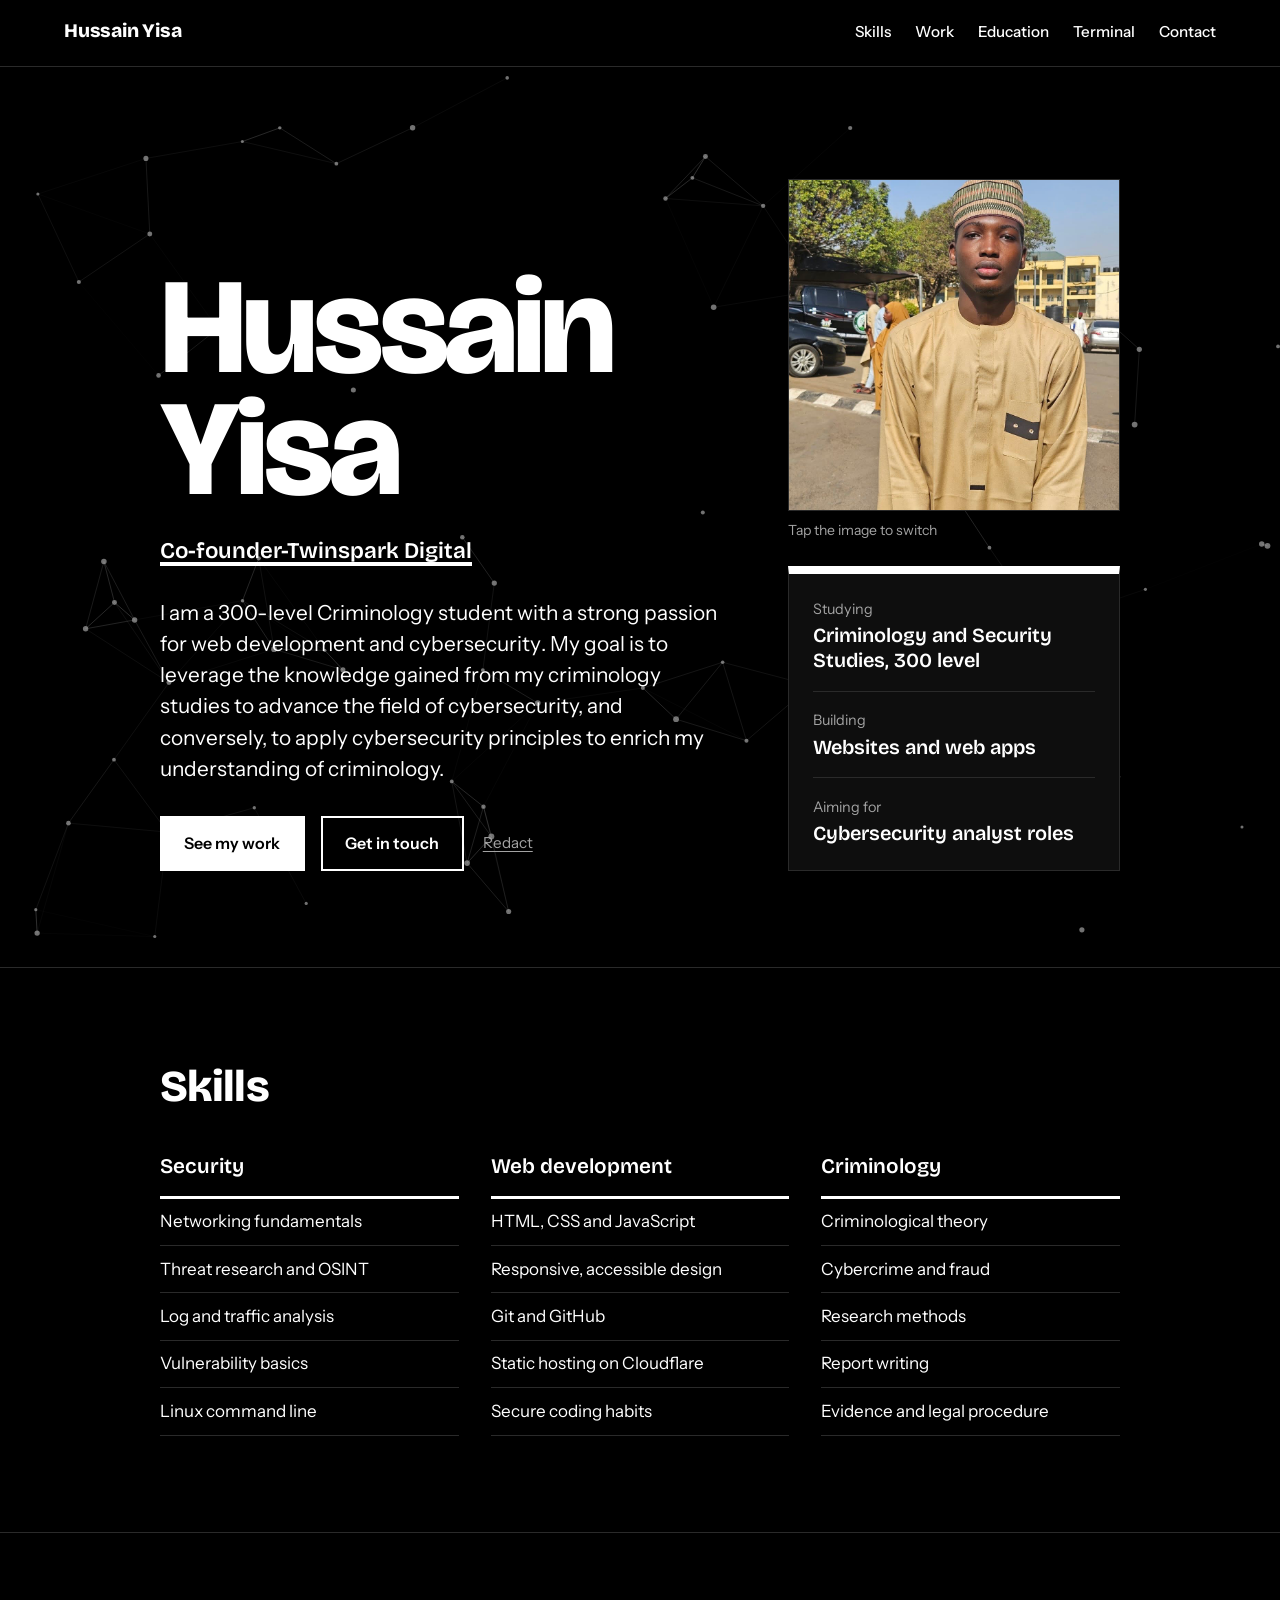
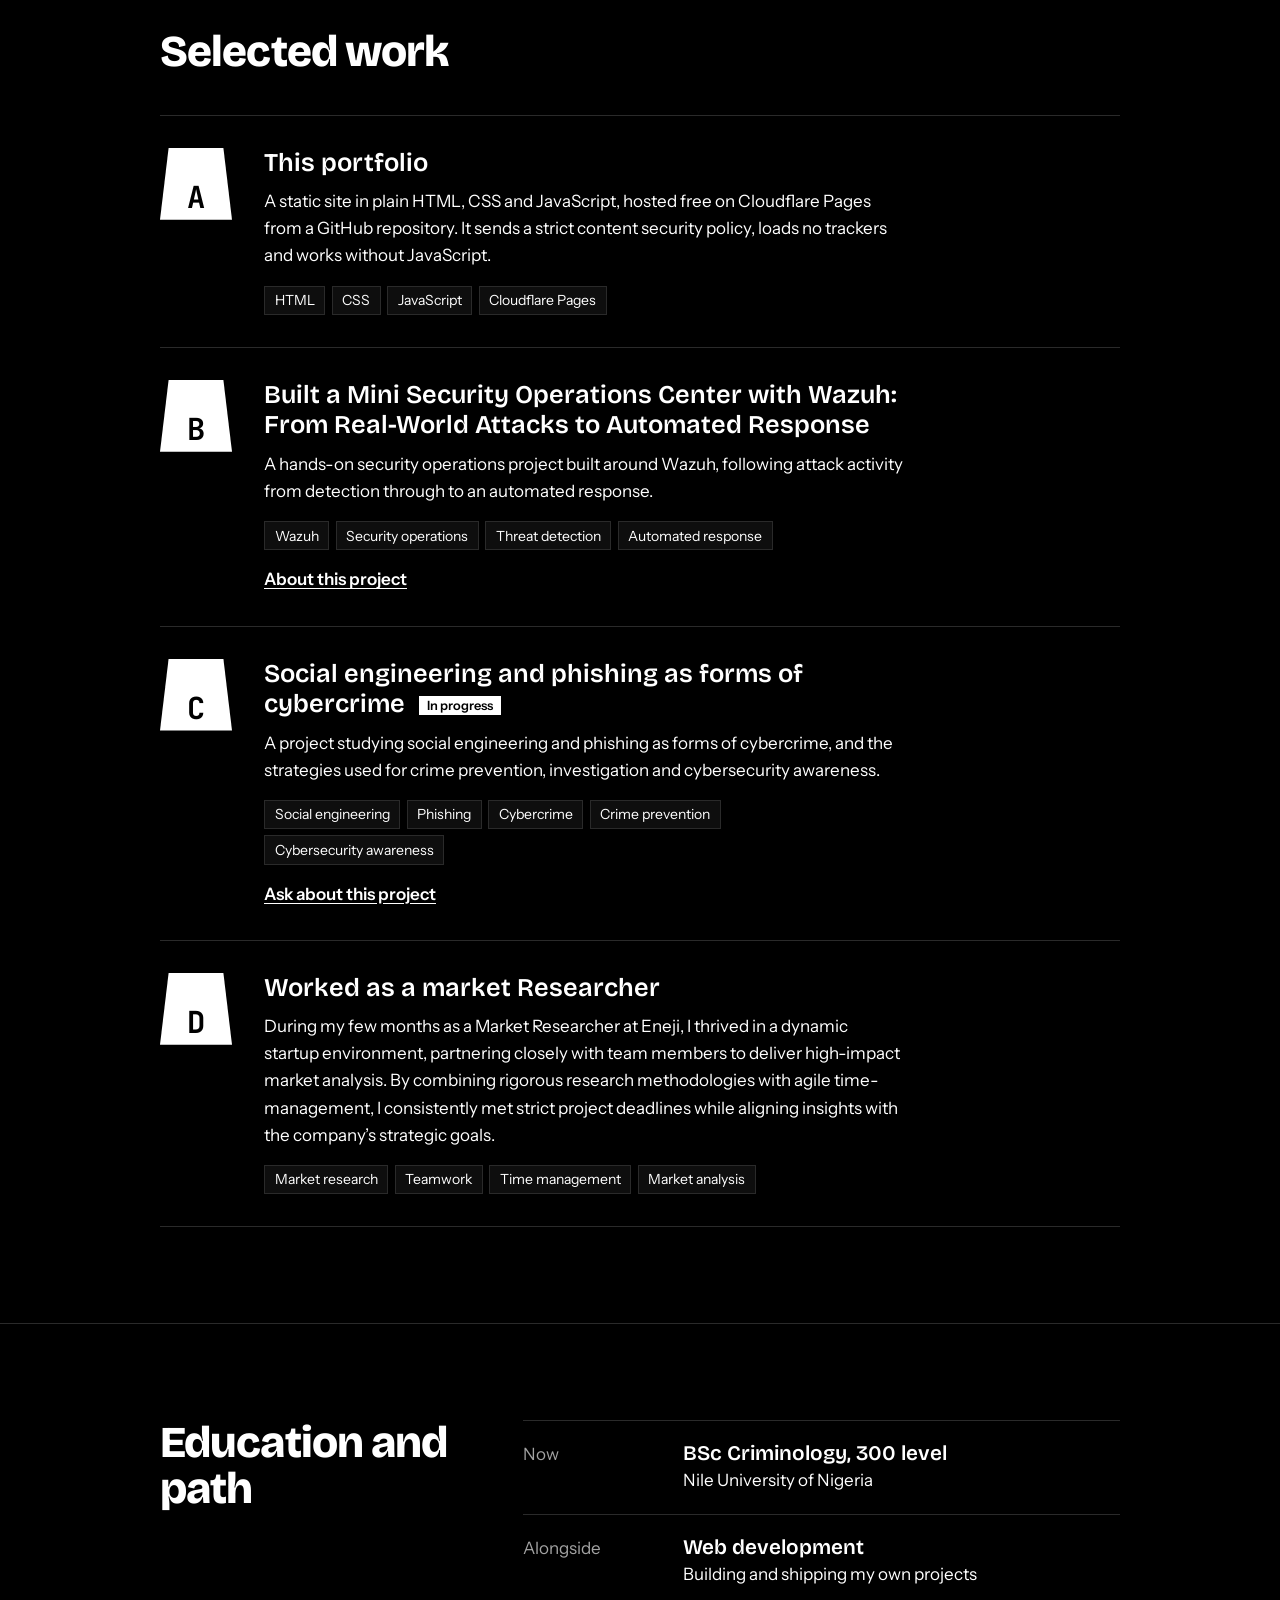
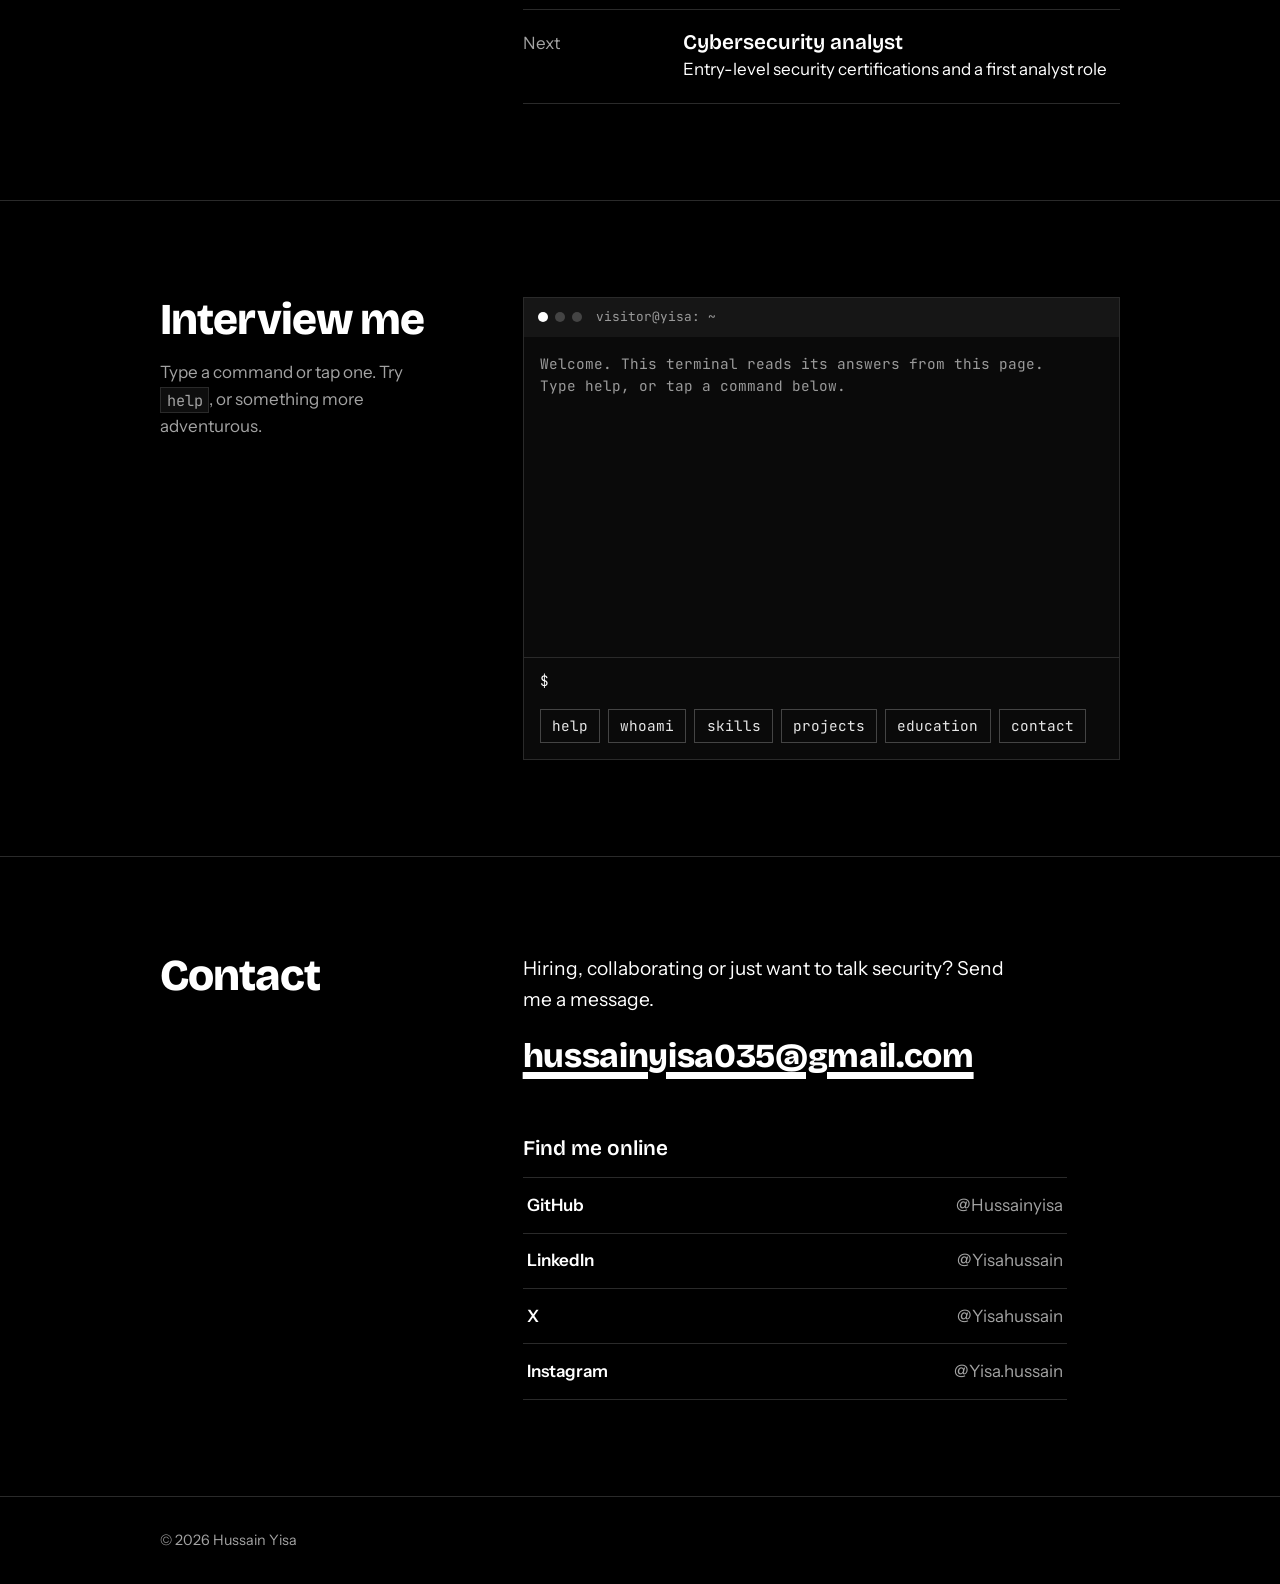
<file: index.html>
<!doctype html>
<html lang="en">
<head>
  <meta charset="utf-8">
  <meta name="viewport" content="width=device-width, initial-scale=1">
  <title>Hussain Yisa | Aspiring cybersecurity analyst and web developer</title>
  <meta name="description" content="Portfolio of Hussain Yisa: criminology student, web developer and aspiring cybersecurity analyst. See projects, skills and where to find me online.">
  <meta name="theme-color" content="#101A24">

  <meta property="og:type" content="website">
  <meta property="og:title" content="Hussain Yisa | Aspiring cybersecurity analyst and web developer">
  <meta property="og:description" content="Criminology student, web developer and aspiring cybersecurity analyst. Projects, skills and contact links.">
  <meta name="twitter:card" content="summary">

  <link rel="icon" href="favicon.svg" type="image/svg+xml">

  <link rel="preconnect" href="https://fonts.googleapis.com">
  <link rel="preconnect" href="https://fonts.gstatic.com" crossorigin>
  <link rel="stylesheet" href="https://fonts.googleapis.com/css2?family=Bricolage+Grotesque:opsz,wght@12..96,600;12..96,800&family=Instrument+Sans:wght@400;500;600&family=JetBrains+Mono:wght@400;700&display=swap">
  <link rel="stylesheet" href="style.css">
  <script src="main.js" defer></script>
</head>
<body>
  <a class="skip-link" href="#main">Skip to content</a>

  <!-- Thin bar at the top of the page that fills as you scroll -->
  <div class="progress" aria-hidden="true"><span id="progress"></span></div>

  <header class="site-header">
    <a class="brand" href="#top">Hussain Yisa</a>
    <nav class="nav" aria-label="Main">
      <a href="#skills">Skills</a>
      <a href="#work">Work</a>
      <a href="#education">Education</a>
      <a href="#terminal">Terminal</a>
      <a href="#contact">Contact</a>
    </nav>
  </header>

  <main id="main">

    <!-- HERO -->
    <section class="hero" id="top">
      <!-- Animated network that reacts to the cursor (drawn by main.js) -->
      <canvas class="net" id="net" aria-hidden="true"></canvas>
      <div class="wrap hero-grid">
        <div class="hero-main">
          <h1>
            <span>Hussain</span>
            <span>Yisa</span>
          </h1>

          <p class="role"><a href="https://twinspark.digital/" target="_blank" rel="noopener">Co-founder-Twinspark Digital</a></p>

          <!-- EDIT: the three highlighted phrases get "redacted" then revealed when the page loads. -->
          <p class="lede" id="lede">
            I am a <span class="redact">300-level Criminology student</span> with a strong passion for
            <span class="redact">web development</span> and <span class="redact">cybersecurity</span>.
            My goal is to leverage the knowledge gained from my criminology studies to advance the field of
            cybersecurity, and conversely, to apply cybersecurity principles to enrich my understanding of
            criminology.
          </p>

          <div class="actions">
            <a class="btn btn-primary" href="#work">See my work</a>
            <a class="btn btn-ghost" href="#contact">Get in touch</a>
            <button class="redact-toggle" id="redact-toggle" type="button" hidden>Redact</button>
          </div>
        </div>

        <div class="hero-side">
          <!-- EDIT: pick your image by changing the file name below to
               hero-1.svg, hero-2.svg or hero-3.svg.
               To use your own photo, upload it next to index.html (for example me.jpg)
               and point src at it. Write a short description in alt if it shows you. -->
          <!-- Clicking the image cycles through the images listed in data-images.
               Delete the data-images attribute to keep a single fixed image. -->
          <figure class="hero-art" data-images="hero-1.svg hero-2.svg hero-3.svg">
            <img src="hero-3.svg" width="640" height="480" alt="">
          </figure>

          <aside class="file-summary" aria-label="Summary">
            <dl>
              <div>
                <dt>Studying</dt>
                <dd>Criminology and Security Studies, 300 level</dd>
              </div>
              <div>
                <dt>Building</dt>
                <dd>Websites and web apps</dd>
              </div>
              <div>
                <dt>Aiming for</dt>
                <dd>Cybersecurity analyst roles</dd>
              </div>
            </dl>
          </aside>
        </div>
      </div>
    </section>

    <!-- SKILLS -->
    <section class="section" id="skills">
      <div class="wrap">
        <h2>Skills</h2>
        <div class="skills">
          <div class="skill-group">
            <h3>Security</h3>
            <ul>
              <li>Networking fundamentals</li>
              <li>Threat research and OSINT</li>
              <li>Log and traffic analysis</li>
              <li>Vulnerability basics</li>
              <li>Linux command line</li>
            </ul>
          </div>
          <div class="skill-group">
            <h3>Web development</h3>
            <ul>
              <li>HTML, CSS and JavaScript</li>
              <li>Responsive, accessible design</li>
              <li>Git and GitHub</li>
              <li>Static hosting on Cloudflare</li>
              <li>Secure coding habits</li>
            </ul>
          </div>
          <div class="skill-group">
            <h3>Criminology</h3>
            <ul>
              <li>Criminological theory</li>
              <li>Cybercrime and fraud</li>
              <li>Research methods</li>
              <li>Report writing</li>
              <li>Evidence and legal procedure</li>
            </ul>
          </div>
        </div>
      </div>
    </section>

    <!-- WORK -->
    <section class="section" id="work">
      <div class="wrap">
        <h2>Selected work</h2>

        <ol class="exhibits">

          <li class="exhibit">
            <span class="marker" aria-label="Exhibit A">A</span>
            <div class="exhibit-body">
              <h3>This portfolio</h3>
              <p>
                A static site in plain HTML, CSS and JavaScript, hosted free on Cloudflare Pages from a
                GitHub repository. It sends a strict content security policy, loads no trackers and
                works without JavaScript.
              </p>
              <ul class="tags">
                <li>HTML</li><li>CSS</li><li>JavaScript</li><li>Cloudflare Pages</li>
              </ul>
              <!-- EDIT: replace YOUR-USERNAME and YOUR-REPO with your GitHub details. -->
              
            </div>
          </li>

          <!-- EDIT: add more projects by copying a whole <li class="exhibit"> block. -->
          <li class="exhibit">
            <span class="marker" aria-label="Exhibit B">B</span>
            <div class="exhibit-body">
              <h3>Built a Mini Security Operations Center with Wazuh: From Real-World Attacks to Automated Response</h3>
              <p>
                A hands-on security operations project built around Wazuh, following attack activity from
                detection through to an automated response.
              </p>
              <ul class="tags">
                <li>Wazuh</li><li>Security operations</li><li>Threat detection</li><li>Automated response</li>
              </ul>
              <p class="links"><a href="https://medium.com/@hussainyisa035/building-a-mini-security-operations-center-with-wazuh-from-real-world-attacks-to-automated-ac2097ffe5f5">About this project</a></p>
            </div>
          </li>

          <li class="exhibit">
            <span class="marker" aria-label="Exhibit C">C</span>
            <div class="exhibit-body">
              <h3>Social engineering and phishing as forms of cybercrime <span class="status">In progress</span></h3>
              <p>
                A project studying social engineering and phishing as forms of cybercrime, and the
                strategies used for crime prevention, investigation and cybersecurity awareness.
              </p>
              <ul class="tags">
                <li>Social engineering</li><li>Phishing</li><li>Cybercrime</li><li>Crime prevention</li><li>Cybersecurity awareness</li>
              </ul>
              <p class="links"><a href="https://medium.com/@hussainyisa035/building-a-mini-security-operations-center-with-wazuh-from-real-world-attacks-to-automated-ac2097ffe5f5">Ask about this project</a></p>
            </div>
          </li>

          <li class="exhibit">
            <span class="marker" aria-label="Exhibit D">D</span>
            <div class="exhibit-body">
              <h3>Worked as a market Researcher</h3>
              <p>
                During my few months as a Market Researcher at Eneji, I thrived in a dynamic startup environment, partnering closely with team members to deliver high-impact market analysis. By combining rigorous research methodologies with agile time-management, I consistently met strict project deadlines while aligning insights with the company’s strategic goals. 
              </p>
              <ul class="tags">
                <li>Market research</li><li>Teamwork</li><li>Time management</li><li>Market analysis</li>
              </ul>
              
        </ol>
      </div>
    </section>

    <!-- EDUCATION -->
    <section class="section" id="education">
      <div class="wrap split">
        <h2>Education and path</h2>
        <dl class="path">
          <div>
            <dt>Now</dt>
            <dd><strong>BSc Criminology, 300 level</strong>Nile University of Nigeria</dd>
          </div>
          <div>
            <dt>Alongside</dt>
            <dd><strong>Web development</strong>Building and shipping my own projects</dd>
          </div>
          <div>
            <dt>Next</dt>
            <dd><strong>Cybersecurity analyst</strong>Entry-level security certifications and a first analyst role</dd>
          </div>
        </dl>
      </div>
    </section>

    <!-- TERMINAL. Hidden until JavaScript runs. Its answers are read from the rest of this page,
         so editing your skills, projects or contact details updates the terminal too. -->
    <section class="section" id="terminal" hidden>
      <div class="wrap split">
        <div>
          <h2>Interview me</h2>
          <p class="term-note">Type a command or tap one. Try <code>help</code>, or something more adventurous.</p>
        </div>
        <div class="term">
          <div class="term-bar" aria-hidden="true">
            <span class="term-dot"></span><span class="term-dot"></span><span class="term-dot"></span>
            <span class="term-title">visitor@yisa: ~</span>
          </div>
          <div class="term-screen" id="term-out" role="log" aria-live="polite" tabindex="0" aria-label="Terminal output"></div>
          <form class="term-form" id="term-form" autocomplete="off">
            <label class="term-prompt" for="term-input">$</label>
            <input id="term-input" type="text" spellcheck="false" autocapitalize="off" autocorrect="off" aria-label="Type a command">
          </form>
          <div class="term-chips">
            <button type="button" data-cmd="help">help</button>
            <button type="button" data-cmd="whoami">whoami</button>
            <button type="button" data-cmd="skills">skills</button>
            <button type="button" data-cmd="projects">projects</button>
            <button type="button" data-cmd="education">education</button>
            <button type="button" data-cmd="contact">contact</button>
          </div>
        </div>
      </div>
    </section>

    <!-- CONTACT -->
    <section class="section" id="contact">
      <div class="wrap split">
        <div>
          <h2>Contact</h2>
        </div>
        <div>
          <p class="contact-lead">Hiring, collaborating or just want to talk security? Send me a message.</p>

          <a class="email" href="mailto:hussainyisa035@gmail.com">hussainyisa035@gmail.com</a>

          <h3 class="social-title">Find me online</h3>
          <!-- EDIT: replace every YOUR-USERNAME with your real handle. Delete rows you don't use. -->
          <ul class="socials">
            <li><a href="https://github.com/hussainyisa"><span>GitHub</span><span>@Hussainyisa</span></a></li>
            <li><a href="https://www.linkedin.com/in/hussain-yisa-403a96348/?isSelfProfile=true"><span>LinkedIn</span><span>@Yisahussain</span></a></li>
            <li><a href="https://x.com/YisaHussain"><span>X</span><span>@Yisahussain</span></a></li>
            <li><a href="https://www.instagram.com/Yisa.hussain"><span>Instagram</span><span>@Yisa.hussain</span></a></li>
            
          </ul>
        </div>
      </div>
    </section>

  </main>

  <footer class="site-footer">
    <div class="wrap footer-row">
      <p>&copy; <span id="year">2026</span> Hussain Yisa</p>
    </div>
  </footer>
</body>
</html>
</file>
<file: style.css>
/* ==========================================================================
   Hussain Yisa portfolio
   Design notes: a case-file look for a criminology + cybersecurity story.
   Black and white. White is the accent colour.
   Edit the colours and fonts in :root below.
   ========================================================================== */

/* Black theme with white accents. Change these values to recolour the whole site. */
:root {
  color-scheme: dark;

  --paper: #000000;      /* page background */
  --surface: #0E0E0E;    /* panels and chips */
  --ink: #FFFFFF;        /* main text */
  --steel: #A3A3A3;      /* quieter text */
  --line: #2A2A2A;       /* thin dividers */
  --accent: #FFFFFF;     /* highlight colour */
  --on-accent: #000000;  /* text that sits on the highlight */
  --bar: #FFFFFF;        /* redaction bars */
  --link: #FFFFFF;

  --font-display: "Bricolage Grotesque", system-ui, -apple-system, "Segoe UI", sans-serif;
  --font-body: "Instrument Sans", system-ui, -apple-system, "Segoe UI", sans-serif;
  --font-mono: "JetBrains Mono", ui-monospace, "SFMono-Regular", Menlo, monospace;

  --gutter: clamp(1.25rem, 5vw, 4rem);
  --max: 68rem;
}

/* ---------- Base ---------- */

*,
*::before,
*::after { box-sizing: border-box; }

html {
  -webkit-text-size-adjust: 100%;
  scroll-padding-top: 5rem;
}

@media (prefers-reduced-motion: no-preference) {
  html { scroll-behavior: smooth; }
}

body {
  margin: 0;
  background: var(--paper);
  color: var(--ink);
  font-family: var(--font-body);
  font-size: 1.0625rem;
  line-height: 1.6;
}

h1, h2, h3, p, ul, ol, dl, dd { margin: 0; }
ul, ol { padding: 0; list-style: none; }

a { color: var(--link); text-underline-offset: 0.2em; }

:focus-visible {
  outline: 3px solid var(--link);
  outline-offset: 3px;
}

.wrap {
  width: 100%;
  max-width: var(--max);
  margin-inline: auto;
  padding-inline: var(--gutter);
}

.skip-link {
  position: absolute;
  left: 1rem;
  top: -4rem;
  z-index: 20;
  padding: 0.6rem 1rem;
  background: var(--accent);
  color: var(--on-accent);
  font-weight: 600;
  text-decoration: none;
}
.skip-link:focus { top: 1rem; }

/* ---------- Header ---------- */

.site-header {
  display: flex;
  flex-wrap: wrap;
  align-items: baseline;
  justify-content: space-between;
  gap: 0.25rem 2rem;
  padding: 1rem var(--gutter);
  background: var(--paper);
  border-bottom: 1px solid var(--line);
}

@media (min-width: 48rem) {
  .site-header {
    position: sticky;
    top: 0;
    z-index: 10;
  }
}

.brand {
  font-family: var(--font-display);
  font-weight: 800;
  font-size: 1.2rem;
  letter-spacing: -0.01em;
  color: var(--ink);
  text-decoration: none;
}

.nav {
  display: flex;
  flex-wrap: wrap;
  gap: 0.25rem 1.5rem;
  font-size: 0.95rem;
  font-weight: 500;
}

.nav a {
  color: var(--ink);
  text-decoration: none;
  padding-block: 0.25rem;
  border-bottom: 2px solid transparent;
}

.nav a:hover { border-bottom-color: var(--accent); }

/* ---------- Hero ---------- */

.hero {
  padding-block: clamp(3rem, 9vw, 7rem) clamp(3.5rem, 8vw, 6rem);
}

.hero-grid {
  display: grid;
  gap: 3rem;
}

@media (min-width: 56rem) {
  .hero-grid {
    grid-template-columns: minmax(0, 1.7fr) minmax(0, 1fr);
    align-items: end;
    gap: 4rem;
  }
}

.hero h1 {
  font-family: var(--font-display);
  font-weight: 800;
  font-size: clamp(3.75rem, 12vw, 8.5rem);
  line-height: 0.9;
  letter-spacing: -0.035em;
}

.hero h1 span { display: block; }

.lede {
  max-width: 40rem;
  margin-top: 2rem;
  font-size: clamp(1.05rem, 2vw, 1.3rem);
  line-height: 1.5;
}

/* The one memorable moment: key phrases start redacted, then the bars lift. */
.redact {
  padding-inline: 0.15em;
  margin-inline: -0.15em;
  background-image: linear-gradient(var(--bar), var(--bar));
  background-repeat: no-repeat;
  background-position: left center;
  background-size: 0% 100%;
  -webkit-box-decoration-break: clone;
  box-decoration-break: clone;
  animation: lift 0.55s cubic-bezier(0.6, 0, 0.2, 1) both;
}

.redact:nth-of-type(1) { animation-delay: 0.6s; }
.redact:nth-of-type(2) { animation-delay: 0.95s; }
.redact:nth-of-type(3) { animation-delay: 1.3s; }

@keyframes lift {
  from { background-size: 100% 100%; }
  to   { background-size: 0% 100%; }
}

/* Pressing "Redact" puts the bars back. Higher specificity beats the animation. */
.lede.is-redacted .redact {
  animation: none;
  background-size: 100% 100%;
}

@media (prefers-reduced-motion: reduce) {
  .redact { animation: none; }
}

.actions {
  display: flex;
  flex-wrap: wrap;
  align-items: center;
  gap: 0.75rem 1rem;
  margin-top: 2rem;
}

.btn {
  display: inline-block;
  padding: 0.8rem 1.4rem;
  border: 2px solid var(--ink);
  font-weight: 600;
  font-size: 1rem;
  text-decoration: none;
  transition: background-color 0.15s, color 0.15s;
}

.btn-primary {
  background: var(--accent);
  border-color: var(--accent);
  color: var(--on-accent);
}
.btn-primary:hover {
  background: transparent;
  border-color: var(--ink);
  color: var(--ink);
}

.btn-ghost { color: var(--ink); }
.btn-ghost:hover {
  background: var(--ink);
  color: var(--paper);
}

.redact-toggle {
  padding: 0.4rem 0.2rem;
  border: 0;
  background: none;
  color: var(--steel);
  font: inherit;
  font-size: 0.95rem;
  text-decoration: underline;
  text-underline-offset: 0.2em;
  cursor: pointer;
}
.redact-toggle:hover { color: var(--ink); }
.redact-toggle[hidden] { display: none; }

.hero-side {
  display: grid;
  gap: 1.5rem;
}

.hero-art { margin: 0; }

.hero-art img {
  display: block;
  width: 100%;
  height: auto;
  border: 1px solid var(--line);
}

.file-summary {
  background: var(--surface);
  border: 1px solid var(--line);
  border-top: 0.5rem solid var(--accent);
  padding: 1.5rem;
}

.file-summary div + div {
  margin-top: 1.1rem;
  padding-top: 1.1rem;
  border-top: 1px solid var(--line);
}

.file-summary dt {
  color: var(--steel);
  font-size: 0.9rem;
}

.file-summary dd {
  margin-top: 0.15rem;
  font-family: var(--font-display);
  font-weight: 600;
  font-size: 1.25rem;
  line-height: 1.25;
}

/* ---------- Sections ---------- */

.section {
  padding-block: clamp(3.5rem, 8vw, 6rem);
  border-top: 1px solid var(--line);
}

.section h2 {
  font-family: var(--font-display);
  font-weight: 800;
  font-size: clamp(2rem, 4.5vw, 2.75rem);
  line-height: 1.05;
  letter-spacing: -0.02em;
}

.split {
  display: grid;
  gap: 1.75rem;
}

@media (min-width: 56rem) {
  .split {
    grid-template-columns: minmax(0, 1fr) minmax(0, 2fr);
    gap: 4rem;
  }
}

.prose { max-width: 38rem; }
.prose p + p { margin-top: 1.1rem; }

/* ---------- Skills ---------- */

.skills {
  display: grid;
  gap: 2.5rem 2rem;
  margin-top: 2.5rem;
  grid-template-columns: repeat(auto-fit, minmax(15rem, 1fr));
}

.skill-group h3 {
  padding-bottom: 0.75rem;
  border-bottom: 3px solid var(--ink);
  font-family: var(--font-display);
  font-weight: 600;
  font-size: 1.3rem;
}

.skill-group li {
  padding-block: 0.6rem;
  border-bottom: 1px solid var(--line);
}

/* ---------- Work ---------- */

.exhibits { margin-top: 2.5rem; }

.exhibit {
  display: grid;
  grid-template-columns: 3.5rem minmax(0, 1fr);
  gap: 1.25rem;
  padding-block: 2rem;
  border-top: 1px solid var(--line);
}

@media (min-width: 40rem) {
  .exhibit { grid-template-columns: 4.5rem minmax(0, 1fr); gap: 2rem; }
}

.exhibit:last-child { border-bottom: 1px solid var(--line); }

/* Evidence-marker tent shape */
.marker {
  display: grid;
  place-items: end center;
  width: 3.5rem;
  height: 3.5rem;
  padding-bottom: 0.45rem;
  background: var(--accent);
  color: var(--on-accent);
  font-family: var(--font-mono);
  font-weight: 700;
  font-size: 1.5rem;
  line-height: 1;
  clip-path: polygon(12% 0, 88% 0, 100% 100%, 0 100%);
}

@media (min-width: 40rem) {
  .marker { width: 4.5rem; height: 4.5rem; font-size: 1.9rem; }
}

.exhibit-body { max-width: 40rem; }

.exhibit h3 {
  font-family: var(--font-display);
  font-weight: 600;
  font-size: 1.6rem;
  line-height: 1.2;
}

.exhibit-body > p { margin-top: 0.6rem; }

.sample {
  display: inline-block;
  margin-left: 0.5rem;
  padding: 0.1rem 0.5rem;
  border: 1px dashed var(--steel);
  color: var(--steel);
  font-family: var(--font-body);
  font-weight: 500;
  font-size: 0.8rem;
  vertical-align: middle;
}

.tags {
  display: flex;
  flex-wrap: wrap;
  gap: 0.4rem;
  margin-top: 1rem;
}

.tags li {
  padding: 0.15rem 0.6rem;
  background: var(--surface);
  border: 1px solid var(--line);
  font-size: 0.875rem;
}

.exhibit .links { margin-top: 1rem; font-weight: 600; }

/* ---------- Education ---------- */

.path > div {
  display: grid;
  gap: 0.25rem 2rem;
  padding-block: 1.25rem;
  border-top: 1px solid var(--line);
}

.path > div:last-child { border-bottom: 1px solid var(--line); }

@media (min-width: 40rem) {
  .path > div { grid-template-columns: 8rem minmax(0, 1fr); }
}

.path dt { color: var(--steel); }

.path dd strong {
  display: block;
  font-family: var(--font-display);
  font-weight: 600;
  font-size: 1.3rem;
  line-height: 1.25;
}

/* ---------- Contact ---------- */

.contact-lead { max-width: 32rem; font-size: 1.2rem; }

.email {
  display: inline-block;
  margin-top: 1rem;
  font-family: var(--font-display);
  font-weight: 800;
  font-size: clamp(1.4rem, 4vw, 2.1rem);
  letter-spacing: -0.01em;
  color: var(--ink);
  text-decoration-color: var(--accent);
  text-decoration-thickness: 0.2em;
  text-underline-offset: 0.15em;
  overflow-wrap: anywhere;
}
.email:hover { color: var(--link); }

.social-title {
  margin-top: 3rem;
  font-family: var(--font-display);
  font-weight: 600;
  font-size: 1.3rem;
}

.socials { margin-top: 0.75rem; max-width: 34rem; }

.socials li { border-bottom: 1px solid var(--line); }
.socials li:first-child { border-top: 1px solid var(--line); }

.socials a {
  display: flex;
  justify-content: space-between;
  gap: 1rem;
  padding: 0.85rem 0.25rem;
  color: var(--ink);
  text-decoration: none;
  transition: background-color 0.15s, padding 0.15s;
}

.socials a span:first-child { font-weight: 600; }
.socials a span:last-child { color: var(--steel); overflow-wrap: anywhere; text-align: right; }

.socials a:hover {
  background: var(--surface);
  padding-inline: 0.75rem;
}

/* ---------- Footer ---------- */

.site-footer {
  padding-block: 2rem;
  border-top: 1px solid var(--line);
  color: var(--steel);
  font-size: 0.9rem;
}

.footer-row {
  display: flex;
  flex-wrap: wrap;
  justify-content: space-between;
  gap: 0.5rem 2rem;
}

/* ---------- 404 page ---------- */

.not-found {
  min-height: 70vh;
  display: grid;
  align-content: center;
  gap: 1.25rem;
  padding-block: 4rem;
}

.not-found h1 {
  font-family: var(--font-display);
  font-weight: 800;
  font-size: clamp(3rem, 10vw, 6rem);
  line-height: 0.95;
  letter-spacing: -0.03em;
}

.not-found p { max-width: 30rem; }
.not-found .btn { justify-self: start; }

/* ==========================================================================
   Interactive layer
   Everything below is progressive: the page reads fine without it, and each
   moving part switches itself off for people who prefer reduced motion.
   ========================================================================== */

/* ---------- Scroll progress bar ---------- */

.progress {
  position: fixed;
  inset: 0 0 auto 0;
  height: 4px;
  z-index: 30;
  pointer-events: none;
}

.progress span {
  display: block;
  height: 100%;
  background: var(--accent);
  transform: scaleX(0);
  transform-origin: left;
}

/* ---------- Hero network canvas ---------- */

.hero {
  position: relative;
  overflow: hidden;
}

.hero .wrap {
  position: relative;
  z-index: 1;
}

.net {
  position: absolute;
  inset: 0;
  width: 100%;
  height: 100%;
  pointer-events: none;
}

/* ---------- Hero image: tilt and click to change ---------- */

.hero-art-btn {
  display: block;
  width: 100%;
  padding: 0;
  border: 0;
  background: none;
  cursor: pointer;
  transition: transform 0.15s ease-out;
  will-change: transform;
}

.hero-art img { transition: opacity 0.18s, scale 0.18s; }
.hero-art img.swap { opacity: 0; scale: 0.97; }

.hero-art figcaption {
  margin-top: 0.5rem;
  color: var(--steel);
  font-size: 0.875rem;
}

/* ---------- Reveal on scroll ---------- */

.js .reveal {
  opacity: 0;
  transform: translateY(28px);
  transition: opacity 0.7s ease, transform 0.7s cubic-bezier(0.2, 0.7, 0.2, 1);
}

.js .reveal.in {
  opacity: 1;
  transform: none;
}

/* ---------- Hover details ---------- */

.skill-group li {
  background-image: linear-gradient(var(--accent), var(--accent));
  background-repeat: no-repeat;
  background-position: left bottom;
  background-size: 0% 100%;
  transition: background-size 0.3s ease, color 0.3s ease, padding 0.3s ease;
}

.skill-group li:hover {
  background-size: 100% 100%;
  padding-left: 0.75rem;
  color: var(--on-accent);
}

.marker {
  transform-origin: bottom center;
  transition: transform 0.25s cubic-bezier(0.3, 1.6, 0.5, 1);
}

.exhibit:hover .marker { transform: rotate(-7deg) translateY(-4px); }

.tags li { transition: background-color 0.2s, border-color 0.2s, color 0.2s; }
.exhibit:hover .tags li {
  background: var(--accent);
  border-color: var(--accent);
  color: var(--on-accent);
}

/* ---------- Terminal ---------- */

.term-note { margin-top: 1rem; max-width: 20rem; color: var(--steel); }

.term-note code {
  font-family: var(--font-mono);
  font-size: 0.9em;
  padding: 0.1rem 0.35rem;
  background: var(--surface);
  border: 1px solid var(--line);
}

.term {
  background: #0A0A0A;
  color: #E6E6E6;
  border: 1px solid var(--line);
  font-family: var(--font-mono);
  font-size: 0.9rem;
  line-height: 1.55;
  max-width: 42rem;
}

.term-bar {
  display: flex;
  align-items: center;
  gap: 0.4rem;
  padding: 0.6rem 0.9rem;
  background: #161616;
  color: #9A9A9A;
  font-size: 0.8rem;
}

.term-dot {
  width: 0.65rem;
  height: 0.65rem;
  border-radius: 50%;
  background: #444444;
}
.term-dot:first-child { background: var(--accent); }

.term-title { margin-left: 0.5rem; }

.term-screen {
  height: 20rem;
  padding: 1rem;
  overflow-y: auto;
  overscroll-behavior: contain;
}

.term-line {
  white-space: pre-wrap;
  overflow-wrap: anywhere;
}

.term-cmd { color: #FFFFFF; }
.term-muted { color: #9A9A9A; }
.term-line a { color: #FFFFFF; }

.term-form {
  display: flex;
  align-items: center;
  gap: 0.6rem;
  padding: 0.7rem 1rem;
  border-top: 1px solid #2A2A2A;
}

.term-form:focus-within {
  outline: 3px solid var(--link);
  outline-offset: -3px;
}

.term-prompt { color: #FFFFFF; }

.term-form input {
  flex: 1;
  min-width: 0;
  padding: 0;
  border: 0;
  outline: none;
  background: transparent;
  color: inherit;
  font: inherit;
  font-size: 1rem;
}

.term-chips {
  display: flex;
  flex-wrap: wrap;
  gap: 0.5rem;
  padding: 0.25rem 1rem 1rem;
}

.term-chips button {
  padding: 0.3rem 0.7rem;
  border: 1px solid #444444;
  background: transparent;
  color: #E6E6E6;
  font: inherit;
  cursor: pointer;
  transition: background-color 0.15s, color 0.15s;
}

.term-chips button:hover {
  background: #FFFFFF;
  border-color: #FFFFFF;
  color: #000000;
}

/* ---------- Reduced motion: switch the movement off ---------- */

@media (prefers-reduced-motion: reduce) {
  .marker,
  .skill-group li,
  .hero-art-btn,
  .hero-art img { transition: none; }
  .exhibit:hover .marker { transform: none; }
}

/* ---------- Role line under the name, and status chip ---------- */

.role {
  margin-top: 1.5rem;
  font-family: var(--font-display);
  font-weight: 600;
  font-size: clamp(1.1rem, 2.4vw, 1.4rem);
  line-height: 1.3;
}

.role a {
  color: var(--ink);
  text-decoration-color: var(--accent);
  text-decoration-thickness: 0.18em;
  text-underline-offset: 0.2em;
  transition: color 0.15s;
}
.role a:hover { color: var(--link); }

.status {
  display: inline-block;
  margin-left: 0.5rem;
  padding: 0.1rem 0.5rem;
  background: var(--accent);
  color: var(--on-accent);
  font-family: var(--font-body);
  font-weight: 600;
  font-size: 0.8rem;
  vertical-align: middle;
}
</file>
